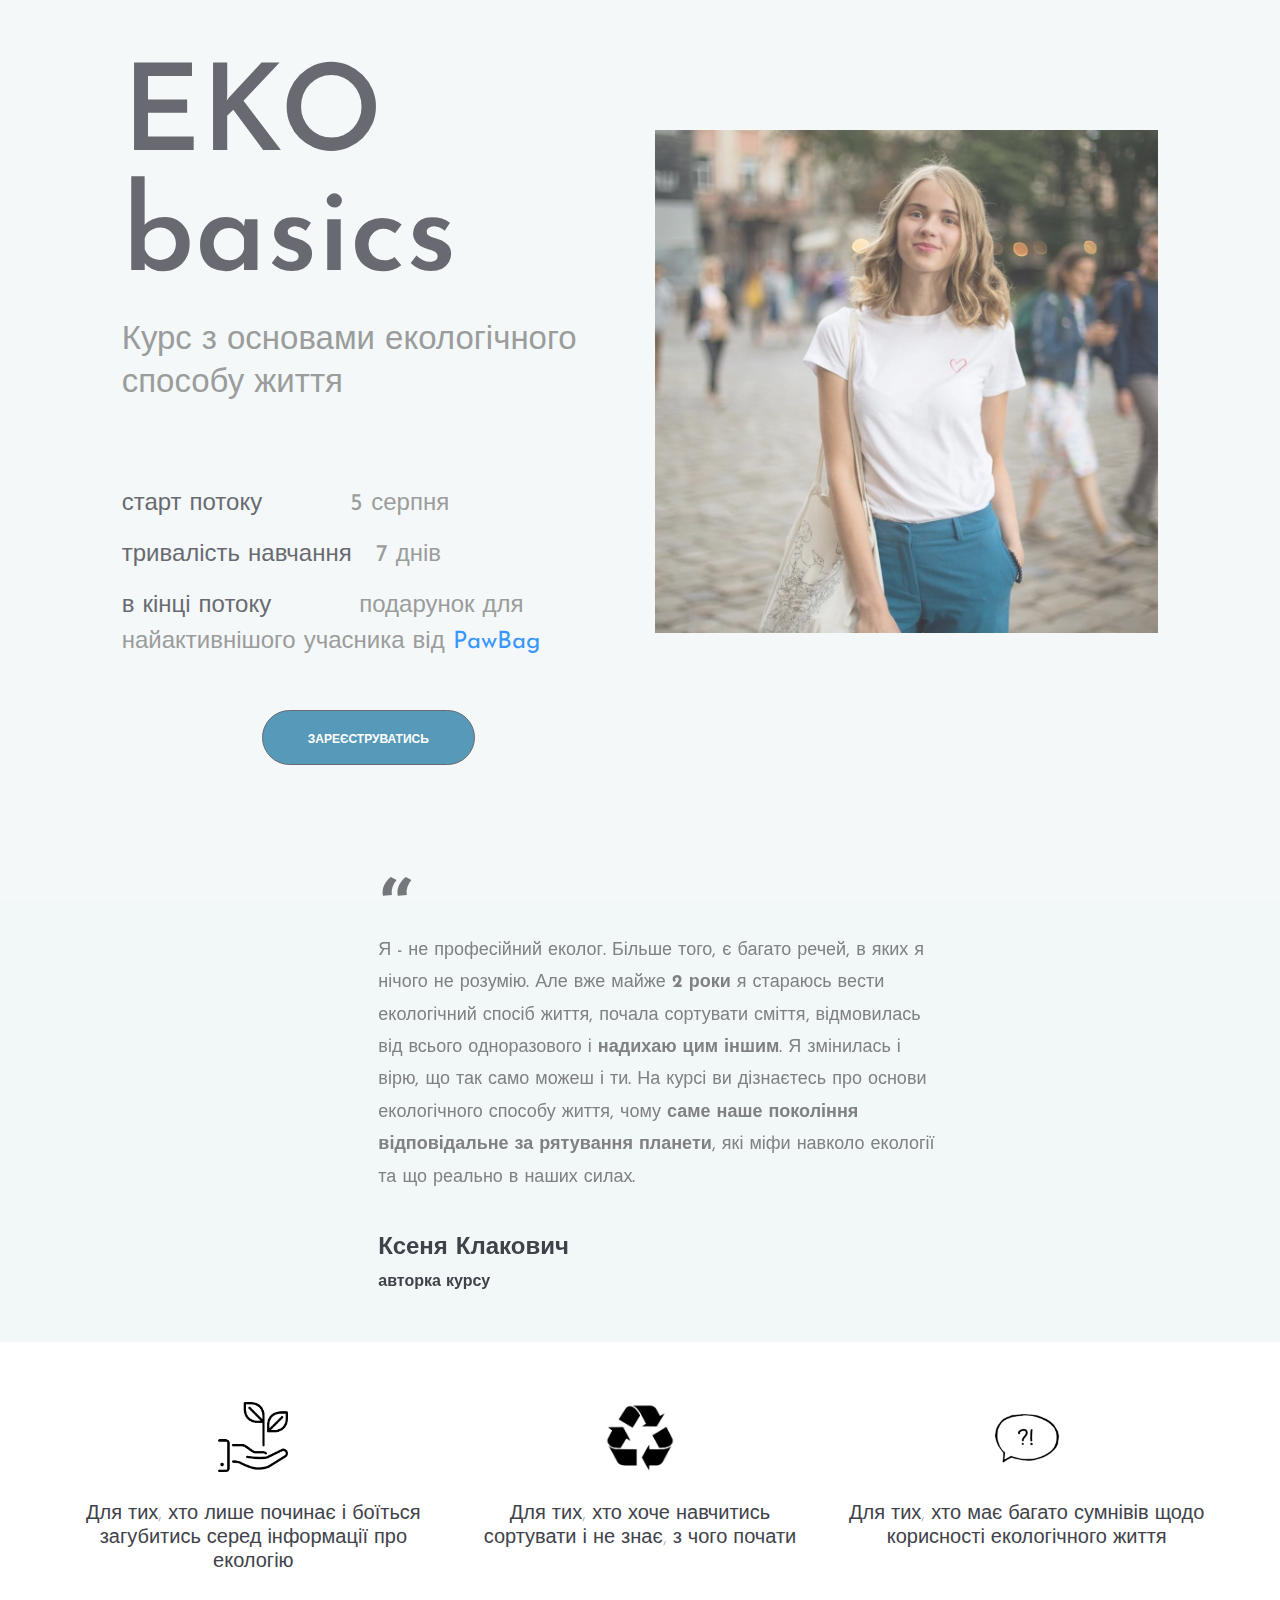
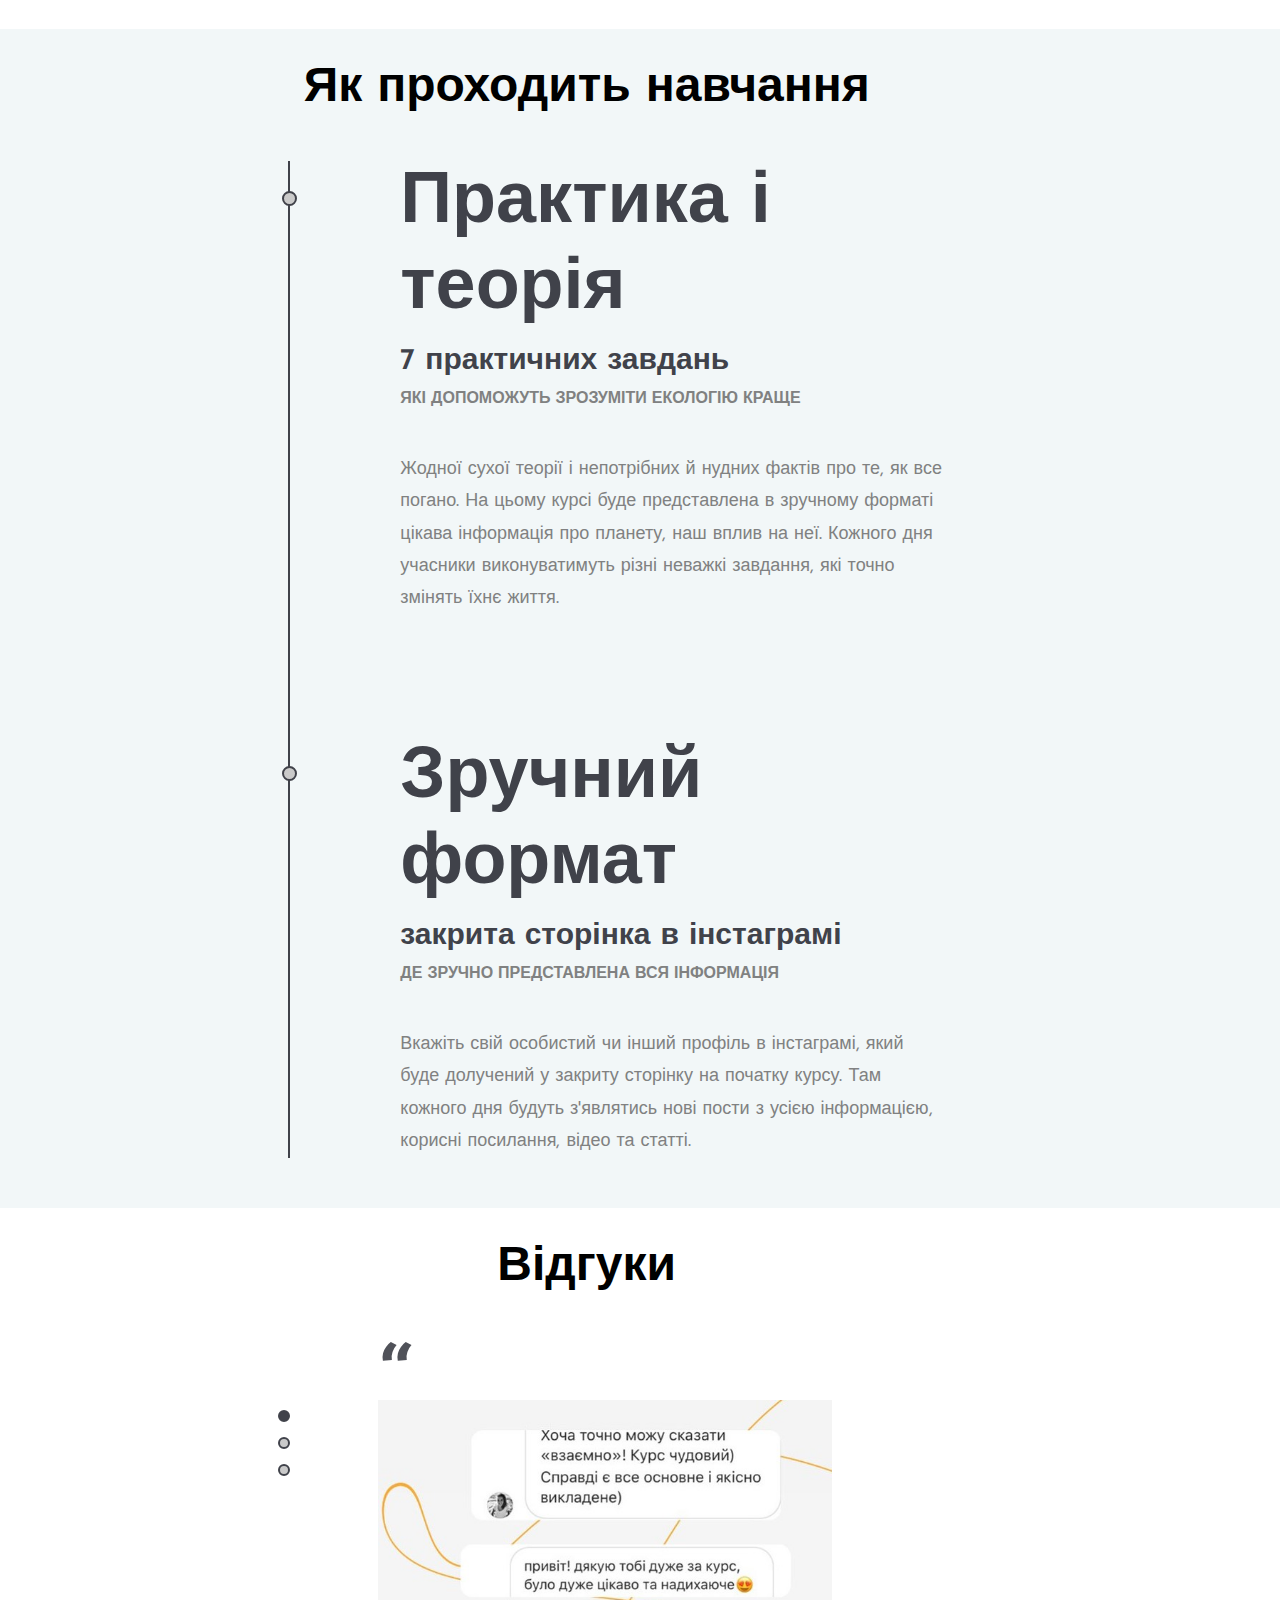
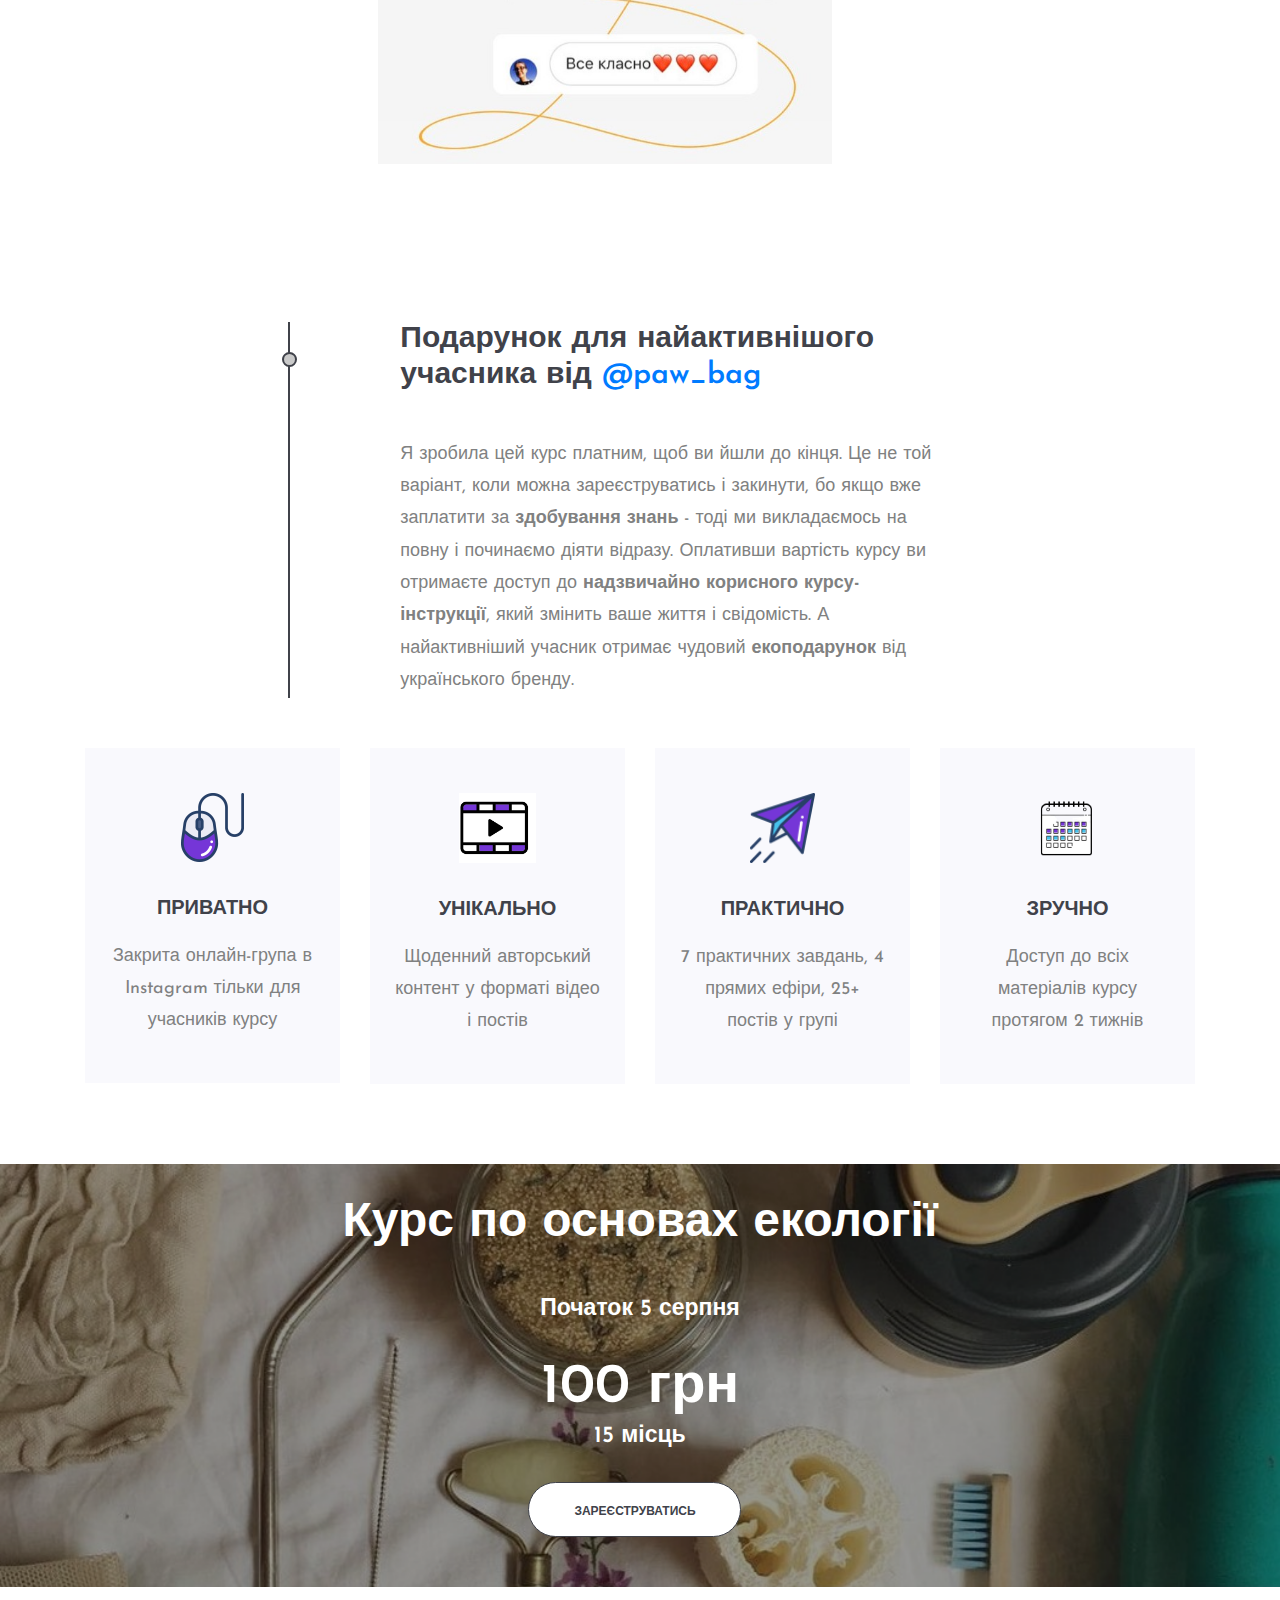
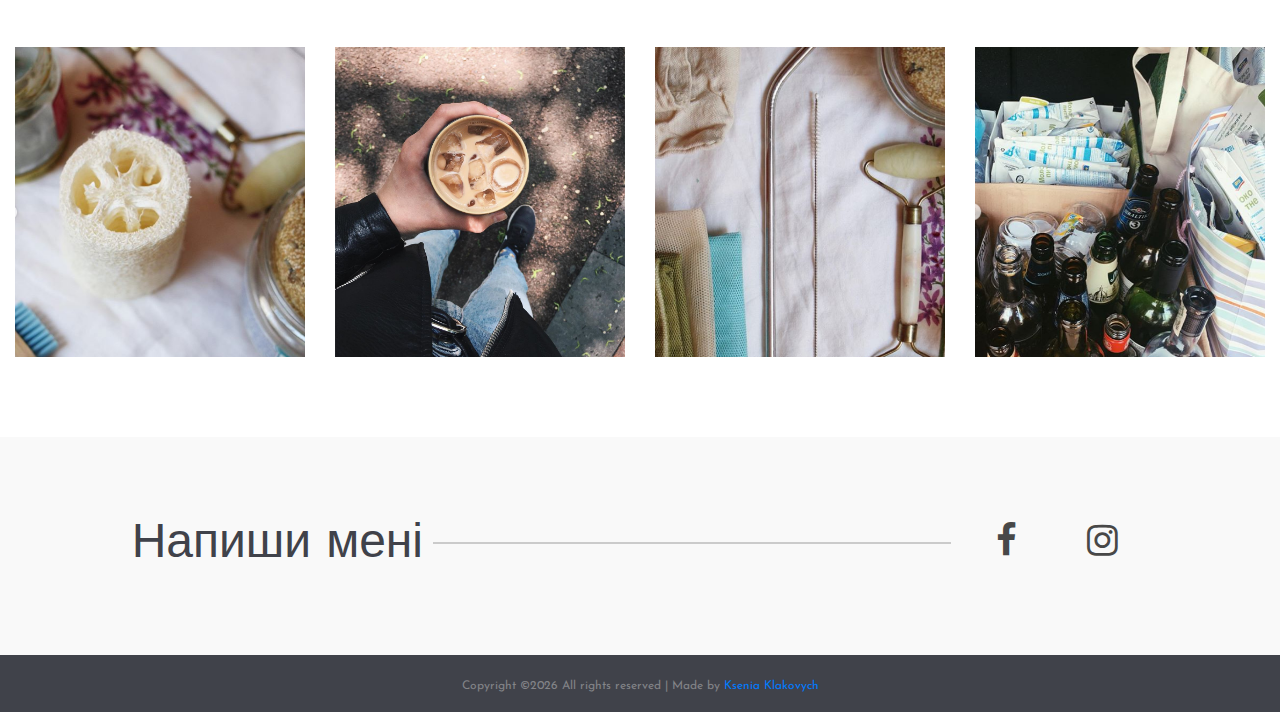
<file: index.html>
<!DOCTYPE html>
<html lang="en">
<head>
	<title>EKO basics - курс про екологію</title>
	<meta charset="UTF-8">
	<meta name="description" content="EKO basics">
	<meta name="keywords" content="EKO basics, EKO, basics, ecology, html">
	<meta name="viewport" content="width=device-width, initial-scale=1.0">
	<link href="img/portfolio/icon.png" rel="shortcut icon"/>
	<link href="https://fonts.googleapis.com/css?family=Josefin+Sans:400,400i,600,600i,700" rel="stylesheet">
	<link rel="stylesheet" href="css/bootstrap.min.css"/>
	<link rel="stylesheet" href="css/font-awesome.min.css"/>
	<link rel="stylesheet" href="css/flaticon.css"/>
	<link rel="stylesheet" href="css/owl.carousel.css"/>
	<link rel="stylesheet" href="css/magnific-popup.css"/>
	<link rel="stylesheet" href="css/style.css"/>

</head>
<body>
	<div id="preloder">
		<div class="loader"></div>
	</div>
	<section class="hero-section spad">
		<div class="container-fluid">
			<div class="row">
				<div class="col-xl-10 offset-xl-1">
					<div class="row">
						<div class="col-lg-6">
							<div class="hero-text">
								<h2>EKO basics</h2>
								<p>Курс з основами екологічного способу життя</p>
							</div>
							<div class="hero-info">
								<ul>
									<li><span>старт потоку&nbsp;&nbsp;&nbsp;&nbsp;&nbsp;&nbsp;&nbsp;&nbsp;&nbsp;&nbsp;</span> 5 серпня</li>
									<li><span>тривалість навчання&nbsp;&nbsp;</span> 7 днів</li>
									<li><span>в кінці потоку &nbsp;&nbsp;&nbsp;&nbsp;&nbsp;&nbsp;&nbsp;&nbsp;&nbsp;&nbsp;</span>подарунок для найактивнішого учасника від <a href="#present">PawBag</a></li>
								</ul>
							</div>
							<div class="hero-button">
								<button class="hero-btn" onclick="location.href='#register'" target="_blank">Зареєструватись</button>
							</div>
						</div>
						<div class="col-lg-6">
							<figure class="hero-image">
								<img src="img/portfolio/1 (3).jpg" alt="5">
							</figure>
						</div>
					</div>
				</div>
			</div>
		</div>
	</section>

	<section class="review-section spad pb-0" style="	background: #f2f7f8">
		<div class="container-fluid">
			<div class="row">
				<div class="col-xl-7 offset-xl-2">
					<div class="review-slider owl-carousel">
						<div class="single-review">
							<div class="qut">“</div>
							<p>Я - не професійний еколог. Більше того, є багато речей, в яких я нічого не розумію. Але вже майже <b>2 роки</b> я стараюсь вести екологічний спосіб життя, почала сортувати сміття, відмовилась від всього одноразового і <b>надихаю цим іншим</b>. Я змінилась і вірю, що так само можеш і ти. На курсі ви дізнаєтесь про основи екологічного способу життя, чому <b>саме наше покоління відповідальне за рятування планети</b>, які міфи навколо екології та що реально в наших силах. </p>
							<h3>Ксеня Клакович</h3>
							<h4>авторка курсу</h4>
						</div>
					</div>
				</div>
			</div>
		</div>
	</section>

	<section class="portfolio-section spad pb-0">
		<div class="container-fluid">
			<div class="portfolio-warp">
				<div class="row">
					<div class="col-xl-4 col-lg-6 col-md-6">
						<div class="portfolio-item">
							<a href="img/portfolio/icon-2.png" class="set-bg port-pic-small" data-setbg="img/portfolio/icon-2.png"></a>
							<h2>Для тих, хто лише починає і боїться загубитись серед інформації про екологію</h2>
						</div>
					</div>
					<div class="col-xl-4 col-lg-6 col-md-6">
						<div class="portfolio-item">
							<a href="img/portfolio/recycle.png" class="set-bg port-pic-small" data-setbg="img/portfolio/recycle.png"></a>
							<h2>Для тих, хто хоче навчитись сортувати і не знає, з чого почати</h2>
						</div>
					</div>
					<div class="col-xl-4 col-lg-6 col-md-6">
						<div class="portfolio-item">
							<a href="img/portfolio/question.png" class="set-bg port-pic-small" data-setbg="img/portfolio/question.png"></a>
							<h2>Для тих, хто має багато сумнівів щодо корисності екологічного життя</h2>
						</div>
					</div>
				</div>
			</div>
		</div>
	</section>

	<section class="resume-section spad">
		<div class="container-fluid">
			<div class="row">
				<div class="col-xl-7 offset-xl-2">
					<div class="section-title">
						<h2>Як проходить навчання</h2>
					</div>
					<ul class="resume-list">
						<li>
							<h2>Практика і теорія</h2>
							<h3>7 практичних завдань</h3>
							<h4>які допоможуть зрозуміти екологію краще</h4>
							<p>Жодної сухої теорії і непотрібних й нудних фактів про те, як все погано. На цьому курсі буде представлена в зручному форматі цікава інформація про планету, наш вплив на неї. Кожного дня учасники виконуватимуть різні неважкі завдання, які точно змінять їхнє життя. </p>
						</li>
						<li>
							<h2>Зручний формат</h2>
							<h3>закрита сторінка в інстаграмі</h3>
							<h4>де зручно представлена вся інформація</h4>
							<p>Вкажіть свій особистий чи інший профіль в інстаграмі, який буде долучений у закриту сторінку на початку курсу. Там кожного дня будуть з'являтись нові пости з усією інформацією, корисні посилання, відео та статті.</p>
						</li>
					</ul>
				</div>
			</div>
		</div>
	</section>


	<section class="review-section spad pb-0">
			<div class="container-fluid">
				<div class="row">
					<div class="col-xl-7 offset-xl-2">
						<div class="section-title">
							<h2 style="color: black">Відгуки</h2>
						</div>
						<div class="review-slider owl-carousel">
							<div class="single-review">
								<div class="qut">“</div>
								<img src="img/reviews/review (1).jpg" class="image-review">
								<!-- <h4>Відгуки учасників попереднього курсу</h4> -->
							</div>
							<div class="single-review">
								<div class="qut">“</div>
								<img src="img/reviews/review (2).jpg" class="image-review">
								<!-- <h4>Коментарі учасників під час курсу</h4> -->
							</div>
							<div class="single-review">
								<div class="qut">“</div>
								<img src="img/reviews/review (3).jpg" class="image-review">
								<!-- <h4>Відгуки учасників попереднього курсу</h4> -->
							</div>
						</div>
					</div>
				</div>
			</div>
		</section>

		<section class="resume-section spad" id="present" style="background:white">
			<div class="container-fluid">
				<div class="row">
					<div class="col-xl-7 offset-xl-2">
						<ul class="resume-list">
							<li>
								<h3>Подарунок для найактивнішого учасника від <a href="https://instagram.com/paw_bag" target="_blank">@paw_bag</a></h3>
								<h4></h4>
								<p>Я зробила цей курс платним, щоб ви йшли до кінця. Це не той варіант, коли можна зареєструватись і закинути, бо якщо вже заплатити за <b>здобування знань</b> - тоді ми викладаємось на повну і починаємо діяти відразу. Оплативши вартість курсу ви отримаєте доступ до <b>надзвичайно корисного курсу-інструкції</b>, який змінить ваше життя і свідомість. А найактивніший учасник отримає чудовий <b>екоподарунок</b> від українського бренду.</p>
							</li>
						</ul>
					</div>
				</div>
			</div>
		</section>

	<!--================ Start Features Area =================-->
	<section class="features_area">
		<div class="container">
			<div class="row feature_inner">
				<div class="col-lg-3 col-md-6">
					<div class="feature_item">
						<img src="img/services/s1.png" alt="">
						<h4>Приватно</h4>
						<p>Закрита онлайн-група в Instagram тільки для учасників курсу</p>
					</div>
				</div>
				<div class="col-lg-3 col-md-6">
					<div class="feature_item">
						<img src="img/services/23.png" alt="" style="height:70px">
						<h4>Унікально</h4>
						<p>Щоденний авторський контент у форматі відео і постів</p>
					</div>
				</div>
				<div class="col-lg-3 col-md-6">
					<div class="feature_item">
						<img src="img/services/s3.png" alt="" style="height:70px">
						<h4>Практично</h4>
						<p>7 практичних завдань, 4 прямих ефіри, 25+ постів у групі</p>
					</div>
				</div>
				<div class="col-lg-3 col-md-6">
					<div class="feature_item">
						<img src="img/services/calendar.png" alt="" style="height:70px">
						<h4>Зручно</h4>
						<p>Доступ до всіх матеріалів курсу протягом 2 тижнів</p>
					</div>
				</div>
			</div>
		</div>
	</section>

	<section class="contact-section spad" id="register">
		<div class="container-fluid">
			<div class="row" style="text-align: center" >
				<div class="col-xl-8 offset-xl-2">
					<div class="section-title white">
						<h2>Курс по основах екології</h2>
						<h1>Початок 5 серпня</h1>
						<h3 style="color:white; font-size:56px">100 грн</h3>
						<h1>15 місць</h1>
						<button class="site-btn" onclick="location.href='register.html'" target="_blank">Зареєструватись</button>
					</div>
				</div>
			</div>
			</div>
	</section>

	<section class="portfolio-section spad pb-0">
		<div class="container-fluid">
			<div class="portfolio-war">
				<div class="row">
					<div class="col-xl-3 col-lg-6 col-md-6">
						<div class="portfolio-item">
							<a href="img/portfolio/1_2.png" class="set-bg port-pic" data-setbg="img/portfolio/1_2.png"></a>
						</div>
					</div>
					<div class="col-xl-3 col-lg-6 col-md-6">
						<div class="portfolio-item">
							<a href="img/portfolio/1_1.jpg" class="set-bg port-pic" data-setbg="img/portfolio/1_1.jpg"></a>
						</div>
					</div>
					<div class="col-xl-3 col-lg-6 col-md-6">
						<div class="portfolio-item">
							<a href="img/portfolio/1_3.png" class="set-bg port-pic" data-setbg="img/portfolio/1_3.png"></a>
						</div>
					</div>
					<div class="col-xl-3 col-lg-6 col-md-6">
						<div class="portfolio-item">
							<a href="img/portfolio/1_4.png" class="set-bg port-pic" data-setbg="img/portfolio/1_4.png"></a>
						</div>
					</div>
				</div>
			</div>
		</div>
	</section>

	<div class="social-section">
		<div class="container-fluid">
			<div class="row">
				<div class="col-xl-10 offset-xl-1">
					<div class="social-link-warp">
							<h2 class="hidden-md hidden-sm">Напиши мені</h2>
						<div class="social-links">
							<a href="https://www.instagram.com/thisisksenyakid/"><i class="fa fa-instagram"></i></a>
							<a href="https://www.facebook.com/profile.php?id=100004662019288"><i class="fa fa-facebook"></i></a>
						</div>
					</div>
				</div>
			</div>
		</div>
	</div>
	<footer class="footer-section">
			<div class="container text-center">
				<div class="copyright">
	Copyright &copy;<script>document.write(new Date().getFullYear());</script> All rights reserved | Made by <a href="https://github.com/ksenyaklakovych">Ksenia Klakovych</a>
	</div>
</div>
		</footer>
	<script src="js/jquery-2.1.4.min.js"></script>
	<script src="js/bootstrap.min.js"></script>
	<script src="js/owl.carousel.min.js"></script>
	<script src="js/magnific-popup.min.js"></script>
	<script src="js/circle-progress.min.js"></script>
	<script src="js/main.js"></script>
</body>
</html>
</file>
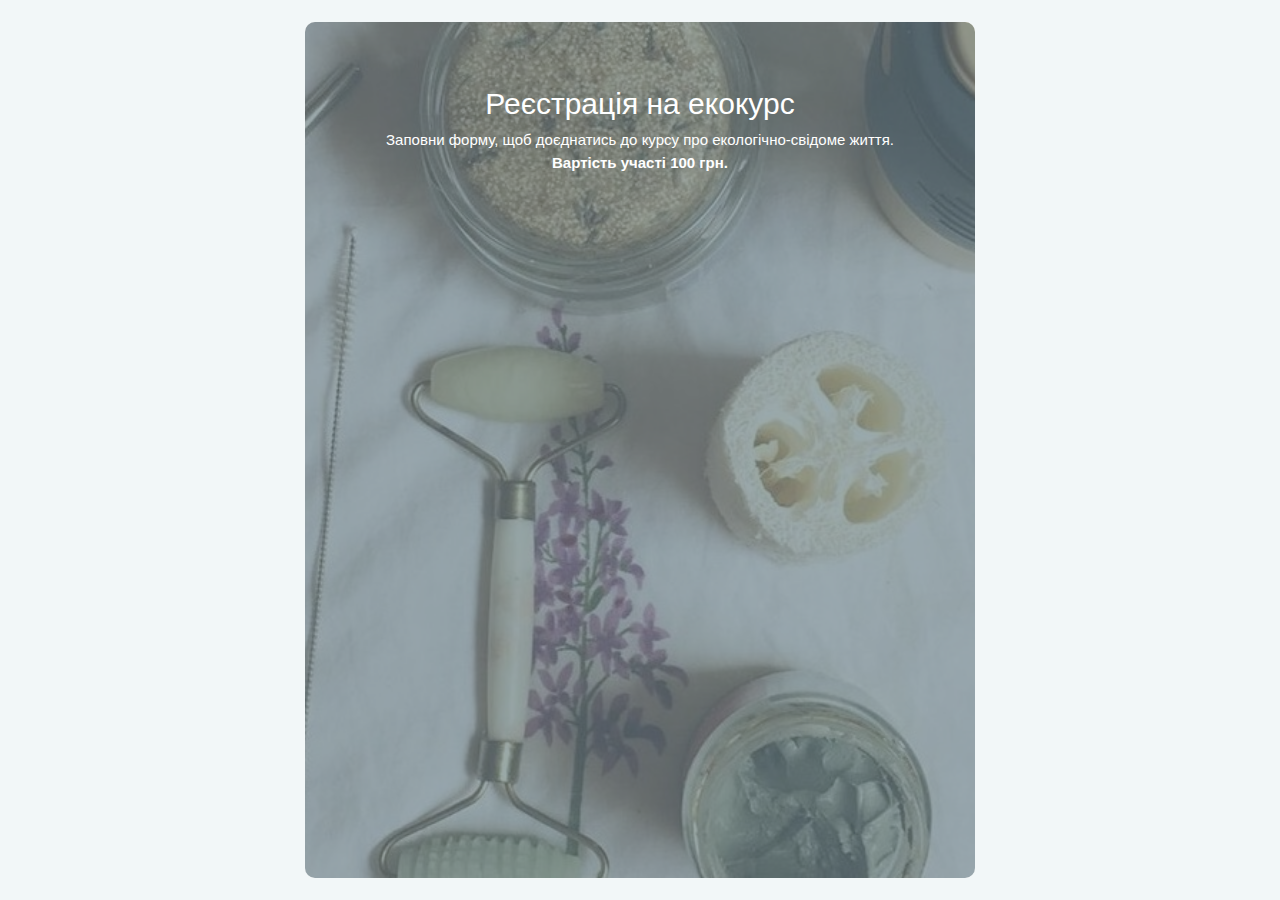
<file: register.html>
<!DOCTYPE html>
<html lang="en">
<head>
	<title>Реєстрація на екокурс</title>
	<meta charset="UTF-8">
	<meta name="viewport" content="width=device-width, initial-scale=1">
	<link href="img/portfolio/icon.png" rel="shortcut icon"/>
	<link rel="stylesheet" type="text/css" href="css/main.css">
</head>
<body>
	<div class="container-contact100">
		<div class="wrap-contact100">
			<div class="contact100-form-title" style="background-image: url(img/portfolio/1_22.png);">
				<span class="contact100-form-title-1">
					Реєстрацiя на екокурс
				</span>
				<span class="contact100-form-title-2" style="margin-bottom:40px;">
					Заповни форму, щоб доєднатись до курсу про екологічно-свідоме життя. <br><b>Вартість участі 100 грн.</b>
				</span>
				<iframe src="https://docs.google.com/forms/d/e/1FAIpQLSeUvt5_72miFmAr-LvqARbV4rKJTEkOYFKoII4bhEeCVmBSqg/viewform?embedded=true" class="iframe" frameborder="0" marginheight="0" marginwidth="0">Завантаження…</iframe>
			</div>
			</form>
		</div>
	</div>
</body>
</html>
</file>
<file: css/flaticon.css>
/*
  	Flaticon icon font: Flaticon
  	Creation date: 11/12/2017 08:10
  	*/

@font-face {
  font-family: "Flaticon";
  src: url("../icon-fonts/Flaticon.eot");
  src: url("../icon-fonts/Flaticon.eot?#iefix") format("embedded-opentype"),
       url("../icon-fonts/Flaticon.woff") format("woff"),
       url(".../icon-fonts/Flaticon.ttf") format("truetype"),
       url("../icon-fonts/Flaticon.svg#Flaticon") format("svg");
  font-weight: normal;
  font-style: normal;
}

@media screen and (-webkit-min-device-pixel-ratio:0) {
  @font-face {
    font-family: "Flaticon";
    src: url("../icon-fonts/Flaticon.svg#Flaticon") format("svg");
  }
}

[class^="flaticon-"]:before, [class*=" flaticon-"]:before,
[class^="flaticon-"]:after, [class*=" flaticon-"]:after {   
  font-family: Flaticon;
  font-style: normal;
}

.flaticon-001-yoga:before { content: "\f100"; }
.flaticon-002-writing:before { content: "\f101"; }
.flaticon-003-weightlifting:before { content: "\f102"; }
.flaticon-004-cinema:before { content: "\f103"; }
.flaticon-005-game-console:before { content: "\f104"; }
.flaticon-006-swimming:before { content: "\f105"; }
.flaticon-007-sports:before { content: "\f106"; }
.flaticon-008-karaoke:before { content: "\f107"; }
.flaticon-009-sewing-2:before { content: "\f108"; }
.flaticon-010-snorkel:before { content: "\f109"; }
.flaticon-011-reading:before { content: "\f10a"; }
.flaticon-012-quilt:before { content: "\f10b"; }
.flaticon-013-chess-1:before { content: "\f10c"; }
.flaticon-014-poker:before { content: "\f10d"; }
.flaticon-015-photo-camera:before { content: "\f10e"; }
.flaticon-016-canvas:before { content: "\f10f"; }
.flaticon-017-model:before { content: "\f110"; }
.flaticon-018-music-player:before { content: "\f111"; }
.flaticon-019-knitting:before { content: "\f112"; }
.flaticon-020-kite:before { content: "\f113"; }
.flaticon-021-necklace:before { content: "\f114"; }
.flaticon-022-hiking:before { content: "\f115"; }
.flaticon-023-toast:before { content: "\f116"; }
.flaticon-024-gardening:before { content: "\f117"; }
.flaticon-025-fishing:before { content: "\f118"; }
.flaticon-026-sewing-1:before { content: "\f119"; }
.flaticon-027-drum-set:before { content: "\f11a"; }
.flaticon-028-sewing:before { content: "\f11b"; }
.flaticon-029-dancing:before { content: "\f11c"; }
.flaticon-030-crossword:before { content: "\f11d"; }
.flaticon-031-crochet:before { content: "\f11e"; }
.flaticon-032-cooking:before { content: "\f11f"; }
.flaticon-033-coin:before { content: "\f120"; }
.flaticon-034-pottery:before { content: "\f121"; }
.flaticon-035-tent:before { content: "\f122"; }
.flaticon-036-chess:before { content: "\f123"; }
</file>
<file: css/style.css>
html,
body {
	height: 100%;
	font-family: 'Josefin Sans', sans-serif;
}

h1,
h2,
h3,
h4,
h5,
h6 {
	color: #40424a;
	margin: 0;
	font-weight: 600;
	font-family: 'Josefin Sans', sans-serif;
}

h2 {
	font-size: 48px;
}

h3 {
	font-size: 30px;
}

p {
	font-size: 18px;
	color: #808181;
	line-height: 1.8;
}

img {
	max-width: 100%;
}

input:focus,
select:focus,
button:focus,
textarea:focus {
	outline: none;
}

a:hover,
a:focus {
	text-decoration: none;
	outline: none;
}

ul,
ol {
	padding: 0;
	margin: 0;
}

/*---------------------
	Helper CSS
-----------------------*/
.spad {
	padding-top: 60px;
	padding-bottom: 50px;
}
.spad .review-section{
	padding-top:0px;
	padding-bottom: 30px;
}
.section-title h2 {
	/* display: inline-block; */
	color: white;
	position: relative;
	margin-bottom: 70px;
	text-align: center;
	padding-bottom: 2px;
	line-height: 0;
}
.section-title h1 {
	/* display: inline-block; */
	color: white;
	position: relative;
	margin-bottom: 30px;
	text-align: center;
	padding-bottom: 2px;
	font-size: 23px;

}

.set-bg {
	background-repeat: no-repeat;
	background-size: cover;
}

/*------------------------
  Common Elements
--------------------------*/

/* Preloder */
#preloder {
	position: fixed;
	width: 100%;
	height: 100%;
	top: 0;
	left: 0;
	z-index: 999999;
	background: #fff;
}

.loader {
	width: 30px;
	height: 30px;
	border: 3px solid #000;
	position: absolute;
	top: 50%;
	left: 50%;
	margin-top: -13px;
	margin-left: -13px;
	border-radius: 60px;
	border-left-color: transparent;
	animation: loader 0.8s linear infinite;
	-webkit-animation: loader 0.8s linear infinite;
}

@keyframes loader {
	0% {
		-webkit-transform: rotate(0deg);
		        transform: rotate(0deg);
	}
	50% {
		-webkit-transform: rotate(180deg);
		        transform: rotate(180deg);
	}
	100% {
		-webkit-transform: rotate(360deg);
		        transform: rotate(360deg);
	}
}

@-webkit-keyframes loader {
	0% {
		-webkit-transform: rotate(0deg);
	}
	50% {
		-webkit-transform: rotate(180deg);
	}
	100% {
		-webkit-transform: rotate(360deg);
	}
}

/* Site Buttons */
.site-btn {
	text-align: center;
	display: inline-block;
	text-transform: uppercase;
	font-size: 12px;
	min-width: 213px;
	min-height: 20px;
	text-align: center;
	padding: 20px 10px 15px;
	position: relative;
	background-color: #fff;
	margin-right: 10px;
	border: 1px solid #40424a;
	color: #40424a;
	font-weight: 700;
	border-radius: 30px;
}

.site-btn:hover {
	color: black;
	opacity:50%;
	cursor: pointer;
}

.circle-progress {
	text-align: center;
	padding-top: 30px;
	display: inline-block;
}

.circle-progress .prog-circle {
	margin-bottom: -155px;
}

.circle-progress canvas {
	-webkit-transform: rotate(90deg);
	-ms-transform: rotate(90deg);
	transform: rotate(90deg);
}

.circle-progress .progress-info {
	background: #f2f7f8;
	width: 127px;
	height: 127px;
	border-radius: 150px;
	margin: 0 auto;
	padding-top: 45px;
}

.circle-progress .progress-info h2 {
	font-size: 36px;
	color: #40424a !important;
}

.circle-progress .prog-title {
	text-align: center;
	margin-top: 55px;
}

.circle-progress .prog-title h3 {
	font-size: 16px;
	text-transform: uppercase;
}

.circle-progress .prog-title p {
	font-size: 15px;
	color: #808181 !important;
}

/* Image Popup */
.img-popup-warp .mfp-content,
.img-popup-warp.mfp-ready.mfp-removing .mfp-content {
	opacity: 0;
	-webkit-transform: scale(0.8);
	-ms-transform: scale(0.8);
	transform: scale(0.8);
	-webkit-transition: all 0.4s;
	-o-transition: all 0.4s;
	transition: all 0.4s;
}

.img-popup-warp.mfp-ready .mfp-content {
	opacity: 1;
	-webkit-transform: scale(1);
	-ms-transform: scale(1);
	transform: scale(1);
}

/* Fact box */
.fact-box {
	height: 375px;
	display: table;
	width: 100%;
	background: #40424a;
}

.fact-box.trans {
	background-color: transparent;
}

.fact-box .fact-content {
	display: table-cell;
	vertical-align: middle;
	text-align: center;
}

.fact-box .fact-content img {
	width: 60px;
	margin-bottom: 30px;
}

.fact-box .fact-content h2 {
	font-size: 36px;
	color: #fff;
}

.fact-box .fact-content p {
	color: #fff;
	margin-bottom: 0;
}

/* Porgess bar */
.single-progress-item {
	margin-bottom: 35px;
	position: relative;
}

.single-progress-item p {
	color: #40424a;
	margin-bottom: 0;
	font-weight: 600;
}

.progress-bar-style {
	display: block;
	height: 2px;
	position: relative;
	width: 100%;
	margin-bottom: 10px;
}

.bar-inner {
	position: absolute;
	height: 100%;
	left: 0;
	top: 0;
	background: #40424a;
}

.bar-inner span {
	position: absolute;
	right: 0;
	bottom: -30px;
	color: #40424a;
	font-weight: 600;
}

/* Progress dots */
.language-progress {
	max-width: 280px;
	list-style: none;
}

.language-progress li {
	font-size: 24px;
	position: relative;
	padding-right: 150px;
	margin-bottom: 30px;
}

.language-progress .lan-prog {
	position: absolute;
	right: 0;
	top: 0;
}

.language-progress .lan-prog span {
	width: 12px;
	height: 12px;
	display: inline-block;
	margin-right: 18px;
	border-radius: 12px;
	background: #40424a;
}

.language-progress .lan-prog span.fade-ele {
	background: #cacaca;
}

/* Icon Box */
.icon-box {
	text-align: center;
	display: inline-block;
	margin-right: 60px;
}

.icon-box:last-child {
	margin-right: 0;
}

.icon-box i {
	font-size: 60px;
}

.icon-box p {
	color: #40424a;
}

.social-links a {
	-webkit-transition: all 0.3s;
	-o-transition: all 0.3s;
	transition: all 0.3s;
}

/*---------------------
	Header section
-----------------------*/
.header-section {
	padding: 50px 40px;
	background: #f2f7f8;
}

.site-logo h2 {
	font-size: 36px;
}

.site-logo h2 a {
	color: #40424a;
}

.site-logo p {
	font-size: 14px;
	line-height: normal;
}

.header-buttons a {
	margin-top: 15px;
}

/*---------------------
	Hero section
-----------------------*/
.hero-section {
	background: #f2f7f8;
}
.hero-section .hero-button{
	margin-top: 50 px;
	text-align: center;
}
 .hero-btn{
	 text-align: center;
	 display: inline-block;
	 text-transform: uppercase;
	 font-size: 12px;
	 min-width: 213px;
	 min-height: 20px;
	 text-align: center;
	 padding: 20px 10px 15px;
	 position: relative;
	 background-color: #2a7da6;
	 margin-right: 10px;
	 margin-top: 50px;
	 border: 1px solid #40424a;
	 color: white;
	 font-weight: 700;
	 border-radius: 30px;
 }

 .hero-btn:hover {
 	color: black;
 	opacity:50%;
 	cursor: pointer;
 }

.hero-text {
	margin-bottom: 80px;
}

.hero-text h2 {
	font-size: 170px;
	line-height: normal;
	margin-bottom: 20px;
}

.hero-text p {
	font-size: 33px;
	line-height: 1.3;
}

.hero-image {
	padding-top: 70px;
}

.hero-info h2 {
	margin-bottom: 30px;
}

.hero-info ul {
	list-style: none;
}

.hero-info ul li {
	font-size: 24px;
	color: #808181;
	margin-bottom: 15px;
}

.hero-info ul li span {
	color: #40424a;
	display: inline-block;
	min-width: 220px;
}

.hero-info ul li:last-child {
	margin-bottom: 0;
}

/*---------------------
	Social section
-----------------------*/
.social-section {
	background: #f9f9f9;
	padding: 80px 0;
}

/* .social-section .social-links {
	display: inline-block;
	background: #f9f9f9;
	position: relative;
	z-index: 5;
} */

.social-section .social-links a {
	color: #484848;
	font-size: 36px;
	margin-right: 40px;
}

.social-section .social-link-warp {
	position: relative;
}

.social-section .social-link-warp h2 {
	display: inline-block;
	float: left;
	font-weight: 400;
	padding-left: 10px;
	background: #f9f9f9;
	position: relative;
	z-index: 5;
}
.social-section .social-link-warp a {
	display: inline-block;
	float: right;
	font-weight: 400;
	padding-left: 30px;
	background: #f9f9f9;
	position: relative;
	z-index: 5;
}

.social-section .social-link-warp::after {
	position: absolute;
	content: '';
	width: 50%;
	height: 2px;
	left: 30%;
	top: 50%;
	margin-top: 25px;
	background: #cbcbcb;
}

/*---------------------
	Resume section
----------------------*/
.features_area {
  padding-bottom: 50px; }

.feature_item {
  padding: 45px 25px;
  text-align: center;
  background: #f9f9fd;
  cursor: pointer;
  margin-bottom: 30px;
  -webkit-transition: all 0.4s ease 0s;
  -moz-transition: all 0.4s ease 0s;
  -o-transition: all 0.4s ease 0s;
  transition: all 0.4s ease 0s; }
  .feature_item img {
    margin-bottom: 35px; }
  .feature_item h4 {
    font-size: 20px;
    margin-bottom: 20px;
    text-transform: uppercase; }
  .feature_item p {
    margin-bottom: 0px; }
  .feature_item:hover {
    box-shadow: 0px 15px 30px rgba(77, 87, 222, 0.3);
    background: #fff; }

.resume-section {
	/* background-image: url(../img/resume-bg.jpg); */
		background: #f2f7f8;
	background-repeat: no-repeat;
	background-size: cover;
}
.resume-section .section-title h2{
	color: black;
}
.resume-list {
	list-style: none;
	margin-left: 60px;
	padding-left: 110px;
	border-left: 2px solid #40424a;
}

.resume-list li {
	margin-bottom: 120px;
	position: relative;
}

.resume-list li:last-child {
	margin-bottom: 0;
}

.resume-list li:after {
	position: absolute;
	content: '';
	width: 15px;
	height: 15px;
	border: 2px solid #40424a;
	border-radius: 50px;
	background: #cacaca;
	top: 30px;
	left: -118px;
}

.resume-list h2 {
	font-size: 72px;
	margin-bottom: 10px;
}

.resume-list h4 {
	font-size: 16px;
	text-transform: uppercase;
	color: #808181;
	margin-top: 10px;
	margin-bottom: 45px;
}

.resume-list p {
	margin-bottom: 0;
}

/*---------------------
	Review section
-----------------------*/
.review-slider {
	padding-left: 150px;
}

.review-slider .owl-dots {
	position: absolute;
	left: 50px;
	top: 70px;
}

.review-slider .owl-dots .owl-dot {
	width: 12px;
	height: 12px;
	border: 2px solid #40424a;
	border-radius: 50px;
	background: #cacaca;
	margin-bottom: 15px;
}

.review-slider .owl-dots .owl-dot.active {
	background: #40424a;
}

.single-review .qut {
	font-size: 120px;
	line-height: 0;
	color: #505259;
	margin-top: 60px;
}

.single-review p {
	margin-bottom: 40px;
}

.single-review h3 {
	font-size: 24px;
	margin-bottom: 10px;
}

.single-review h4 {
	font-size: 16px;
}

.image-review{
	margin-bottom: 40px;
	/* width: 400px; */
	/* height: 320px; */
}
/*---------------------
	Portfolio section
----------------------*/
.portfolio-warp {
	padding: 0 60px;
	text-align: center;

}

.portfolio-item h2 {
	font-size: 20px;
	margin-bottom: 5px;
	font-weight:100;
}

.portfolio-item p {
	font-size: 14px;
	margin-bottom: 0;
}

.portfolio-item .port-pic {
	margin-bottom: 30px;
	display: block;
	height: 480px;
	background: #333;
	background-position: center center;
	background-size: cover;
	overflow: hidden;
	/* position: relative; */
}
.portfolio-item .port-pic-small {
	margin-bottom: 30px;
	display: block;
	height: 200px;
	width: 200px;
	background: #333;
	background-position: center center;
	background-size: cover;
	overflow: hidden;
	position: relative;
}

.portfolio-item .port-pic:after {
	position: absolute;
	content: '';
	left: 0;
	bottom: 0;
	width: 100%;
	height: 0;
	background: #000;
	opacity: 0;
	z-index: 2;
	-webkit-transition: all 0.4s cubic-bezier(0.55, 0.09, 0.68, 0.53) 0s;
	-o-transition: all 0.4s cubic-bezier(0.55, 0.09, 0.68, 0.53) 0s;
	transition: all 0.4s cubic-bezier(0.55, 0.09, 0.68, 0.53) 0s;
}

.portfolio-item:hover .port-pic:after {
	opacity: 0.3;
	height: 100%;
	top: 0;
}

/*---------------------
	Contact section
-----------------------*/
.contact-section{
	background-image:url("../img/portfolio/image.png");
	background-repeat: no-repeat;
	background-size: cover;
}
.contact-form {
	display: block;
	text-align: center;
	width: 100%;
}

.contact-form input {
	background-color: transparent;
	padding-left: 25px;
	height: 60px;
	width: 100%;
	border: none;
	border-bottom: 2px solid #cacaca;
	margin-bottom: 30px;
	font-size: 13px;
}

.contact-form textarea {
	/* height: 200px;
	width: 100%;
	border: none;
	border-bottom: 2px solid #cacaca;
	margin-bottom: 30px;
	font-size: 13px;
	background-color: transparent; */
}

.contact-form ::-webkit-input-placeholder {
	font-style: italic;
}

.contact-form :-ms-input-placeholder {
	font-style: italic;
}

.contact-form ::-ms-input-placeholder {
	font-style: italic;
}

.contact-form ::placeholder {
	font-style: italic;
}

/*---------------------
	Footer section
-----------------------*/
.footer-section {
	background: #40424a;
	padding: 20px 0;
}

.copyright {
	padding-top: 5px;
	font-size: 12px;
	color: #838488;
	line-height: normal;
}


/* ===========================
  Responsive
==============================*/
@media only screen and (max-width: 2600px) {

	.portfolio-item .port-pic-small {
		height: 150px;
		width: 150px;
		display: block;
	 margin-left: auto;
	 margin-right: auto;
	}
}
@media only screen and (max-width: 1730px) {
	.home-two-style .social-section .social-link-warp:after {
		display: none;
	}
	.portfolio-item .port-pic-small {
		height: 70px;
		width: 70px;
		display: block;
	 margin-left: auto;
	 margin-right: auto;
	}
}

@media only screen and (max-width: 1600px) {
	.hero-text h2 {
		font-size: 120px;
	}
}

@media only screen and (max-width: 1450px) {
	.home-five-style .header-section {
		position: relative;
		background: #f2f7f8;
	}
	.home-six-style .header-section {
		position: relative;
		background: #009fff;
	}
}

@media only screen and (max-width: 1366px) and (min-width: 1200px) {
	.home-five-style .header-section {
		position: relative;
		background: #f2f7f8;
	}
	.container-warp {
		min-width: 80%;
		margin-left: 10%;
	}
	.hero-info ul li span {
		min-width: 180px;
	}
	.portfolio-item .port-pic {
		height: 310px;
	}
	.portfolio-item .port-pic-small {
		height: 70px;
		width: 70px;
		display: block;
	 margin-left: auto;
	 margin-right: auto;
	}
	.home-three-style .header-section {
		padding: 50px 30px;
	}
	.home-three-style .main-left-area {
		padding-right: 30px;
		padding-left: 30px;
	}
	.home-three-style .main-right-area {
		padding-left: 100px;
	}
}

/* Medium screen : 992px. */
@media only screen and (min-width: 992px) and (max-width: 1199px) {
	.portfolio-warp {
		padding: 0;
	}
	.home-three-style .header-section {
		padding: 50px 15px;
	}
	.home-three-style .main-left-area {
		padding-right: 15px;
		padding-left: 15px;
	}
	.home-three-style .main-right-area {
		padding-left: 50px;
	}
	.home-three-style .main-right-area {
		padding-left: 100px;
	}
	.portfolio-item .port-pic {
		height: 310px;
	}
	.portfolio-item .port-pic-small {
		height: 70px;
		width: 70px;
		display: block;
	 margin-left: auto;
	 margin-right: auto;
	}
	.portfolio-item {
		margin-bottom: 30px;
	}
}

/* Tablet :768px. */
@media only screen and (min-width: 768px) and (max-width: 991px) {
	.portfolio-warp {
		padding: 0;
	}
	.hidden-md {
		display: none !important;
	}
	.icon-box {
		margin-right: 30px;
	}
	.social-section .social-links {
		display: block;
		float: left;
		text-align: center;
	}
	.social-link-warp:after {
		display: none;
	}
	.portfolio-item {
		margin-bottom: 30px;
	}
	.portfolio-item .port-pic-small {
		height: 30px;
		width: 30px;
		display: block;
	 margin-left: auto;
	 margin-right: auto;
	}
	.home-three-style .header-section {
		position: relative;
		background: #f2f7f8;
	}
	.home-three-style .main-left-area {
		padding-top: 0;
	}
	.home-three-style .main-left-area,
	.home-three-style .header-section,
	.home-three-style .main-right-area,
	.home-four-style .main-left-area,
	.home-four-style .header-section,
	.home-four-style .main-right-area {
		padding-right: 30px;
		padding-left: 30px;
	}
	.home-five-style .header-section,
	.home-six-style .header-section {
		padding: 50px 0;
	}
	.info-section .hero-info ul li span {
		color: #9c9b9b;
	}
	.hero-info ul li {
		margin-bottom: 30px;
	}
	.hero-info ul li span {
		display: block;
	}
}

/* Large Mobile :480px. */
@media only screen and (max-width: 767px) {
	.icon-box {
		margin-right: 30px;
		text-align: left;
	}
	.hero-text h2 {
		font-size: 80px;
	}
	.portfolio-warp {
		padding: 0;
	}
	.hidden-md {
		display: none !important;
	}
	.resume-list {
		margin-left: 0;
		padding-left: 0;
		border-left: none;
	}
	.portfolio-item .port-pic-small {
		height: 120px;
		width: 120px;
		display: block;
	 margin-left: auto;
	 margin-right: auto;
	}

	.review-slider {
		padding-left: 0;
	}
	.review-slider .owl-dots {
		position: relative;
		left: 0;
		top: 70px;
	}
	.review-slider .owl-dots .owl-dot {
		display: inline-block;
		margin-right: 15px;
	}
	.portfolio-item {
		margin-bottom: 30px;
	}
	.fact-box {
		margin-bottom: 30px;
	}
	.header-section {
		padding: 50px 0;
	}
	.social-section .social-links {
		display: block;
		float: left;
		text-align: center;
	}
	.social-link-warp:after {
		display: none;
	}
	.home-three-style .header-section {
		position: relative;
		background: #f2f7f8;
	}
	.home-three-style .main-left-area {
		padding-top: 0;
	}
	.section-title h2{
		font-size: 36px;
	}

	.info-section .hero-info ul li span {
		color: #9c9b9b;
	}
}

/* small Mobile :320px. */
@media only screen and (max-width: 479px) {
	.hero-text h2 {
		font-size: 50px;
	}
	.hero-info ul li {
		font-size: 30px;
	}
	.hero-info ul li span {
		display: block;
	}
	.social-section .social-links a {
		margin-right: 30px;
	}
	.resume-list h2 {
		font-size: 50px;
	}
	.portfolio-item {
		margin-bottom: 30px;
	}
	.section-title h2{
		font-size: 20px;
	}
	.portfolio-item .port-pic-small {
		height: 70px;
		width: 70px;
		display: block;
	 margin-left: auto;
	 margin-right: auto;
	}

}
/* small Mobile :320px. */
@media only screen and (max-width: 320px) {
	.section-title h2{
		font-size: 12px;
	}
	.portfolio-item .port-pic-small {
		height: 70px;
		width: 70px;
		display: block;
	 margin-left: auto;
	 margin-right: auto;
	}
	.hero-info ul li {
		font-size: 30px;
	}
	.social-section .social-links {
		display: block;
		text-align: center;
	}
	.social-link-warp:after {
		display: none;
	}
}
</file>
<file: css/main.css>
html,
body {
	height: 100%;
	font-family: 'Josefin Sans', sans-serif;
  background: #f2f7f8;
}
* {
	margin: 0px;
	padding: 0px;
	box-sizing: border-box;
}

/* body, html {
	height: 100%;
	font-family: Poppins-Regular, sans-serif;
} */

/*---------------------------------------------*/
a {
	font-family: Poppins-Regular;
	font-size: 14px;
	line-height: 1.7;
	color: #666666;
	margin: 0px;
	transition: all 0.4s;
	-webkit-transition: all 0.4s;
  -o-transition: all 0.4s;
  -moz-transition: all 0.4s;
}

a:focus {
	outline: none !important;
}

a:hover {
	text-decoration: none;
}

/*---------------------------------------------*/
h1,h2,h3,h4,h5,h6 {
	margin: 0px;
}

p {
	font-family: Poppins-Regular;
	font-size: 14px;
	line-height: 1.7;
	color: #666666;
	margin: 0px;
}

ul, li {
	margin: 0px;
	list-style-type: none;
}


/*---------------------------------------------*/
input {
	outline: none;
	border: none;
}

input[type="number"] {
    -moz-appearance: textfield;
    appearance: none;
    -webkit-appearance: none;
}

input[type="number"]::-webkit-outer-spin-button,
input[type="number"]::-webkit-inner-spin-button {
    -webkit-appearance: none;
}

textarea {
  outline: none;
  border: none;
}

textarea:focus, input:focus {
  border-color: transparent !important;
}

input:focus::-webkit-input-placeholder { color:transparent; }
input:focus:-moz-placeholder { color:transparent; }
input:focus::-moz-placeholder { color:transparent; }
input:focus:-ms-input-placeholder { color:transparent; }

textarea:focus::-webkit-input-placeholder { color:transparent; }
textarea:focus:-moz-placeholder { color:transparent; }
textarea:focus::-moz-placeholder { color:transparent; }
textarea:focus:-ms-input-placeholder { color:transparent; }

input::-webkit-input-placeholder {color: #999999;}
input:-moz-placeholder {color: #999999;}
input::-moz-placeholder {color: #999999;}
input:-ms-input-placeholder {color: #999999;}

textarea::-webkit-input-placeholder {color: #999999;}
textarea:-moz-placeholder {color: #999999;}
textarea::-moz-placeholder {color: #999999;}
textarea:-ms-input-placeholder {color: #999999;}

/*---------------------------------------------*/
button {
	outline: none !important;
	border: none;
	background: transparent;
}

button:hover {
	cursor: pointer;
}

iframe {
	border: none !important;
  width: inherit;
  height: 600px;
}




/*//////////////////////////////////////////////////////////////////
[ Contact ]*/

.container-contact100 {
  width: 100%;
  min-height: 100vh;
  display: -webkit-box;
  display: -webkit-flex;
  display: -moz-box;
  display: -ms-flexbox;
  display: flex;
  flex-wrap: wrap;
  justify-content: center;
  align-items: center;
  padding: 15px;
  background: transparent;
  position: relative;
  z-index: 1;
}

.contact100-map {
  position: absolute;
  z-index: -2;
  width: 100%;
  height: 100%;
  top: 0;
  left: 0;
}

.wrap-contact100 {
  width: 670px;
  background: #fff;
  border-radius: 10px;
  overflow: hidden;
  position: relative;
}

/*==================================================================
[ Title form ]*/
.contact100-form-title {
  width: 100%;
  position: relative;
  z-index: 1;
  display: -webkit-box;
  display: -webkit-flex;
  display: -moz-box;
  display: -ms-flexbox;
  display: flex;
  flex-wrap: wrap;
  flex-direction: column;
  align-items: center;

  background-repeat: no-repeat;
  background-size: cover;
  background-position: center;

  padding: 64px 15px 64px 15px;
}

.contact100-form-title-1 {
  font-family: 'Josefin Sans', sans-serif;
  font-size: 30px;
  color: #fff;
  line-height: 1.2;
  text-align: center;
  padding-bottom: 7px;
}

.contact100-form-title-2 {
  font-family: 'Josefin Sans', sans-serif;
  font-size: 15px;
  color: #fff;
  line-height: 1.5;
  text-align: center;
}


.contact100-form-title::before {
  content: "";
  display: block;
  position: absolute;
  z-index: -1;
  width: 100%;
  height: 100%;
  top: 0;
  left: 0;
  background-color: rgba(54,84,99,0.5);
}


/*==================================================================
[ Form ]*/

.contact100-form {
  width: 100%;
  display: -webkit-box;
  display: -webkit-flex;
  display: -moz-box;
  display: -ms-flexbox;
  display: flex;
  flex-wrap: wrap;
  justify-content: space-between;
  padding: 43px 88px 57px 190px;
}


/*------------------------------------------------------------------
[ Input ]*/

.wrap-input100 {
  width: 100%;
  position: relative;
  border-bottom: 1px solid #b2b2b2;
  margin-bottom: 26px;
}

.label-input100 {
  font-family: Poppins-Regular;
  font-size: 15px;
  color: #808080;
  line-height: 1.2;
  text-align: right;

  position: absolute;
  top: 14px;
  left: -105px;
  width: 80px;

}

/*---------------------------------------------*/
.input100 {
  font-family: Poppins-Regular;
  font-size: 15px;
  color: #555555;
  line-height: 1.2;

  display: block;
  width: 100%;
  background: transparent;
  padding: 0 5px;
}

.focus-input100 {
  position: absolute;
  display: block;
  width: 100%;
  height: 100%;
  top: 0;
  left: 0;
  pointer-events: none;
}

.focus-input100::before {
  content: "";
  display: block;
  position: absolute;
  bottom: -1px;
  left: 0;
  width: 0;
  height: 1px;

  -webkit-transition: all 0.6s;
  -o-transition: all 0.6s;
  -moz-transition: all 0.6s;
  transition: all 0.6s;

  background: #57b846;
}


/*---------------------------------------------*/
input.input100 {
  height: 45px;
}


textarea.input100 {
  min-height: 115px;
  padding-top: 14px;
  padding-bottom: 13px;
}


.input100:focus + .focus-input100::before {
  width: 100%;
}

.has-val.input100 + .focus-input100::before {
  width: 100%;
}


/*------------------------------------------------------------------
[ Button ]*/
.container-contact100-form-btn {
  width: 100%;
  display: -webkit-box;
  display: -webkit-flex;
  display: -moz-box;
  display: -ms-flexbox;
  display: flex;
  flex-wrap: wrap;
  padding-top: 8px;
}

.contact100-form-btn {
  display: -webkit-box;
  display: -webkit-flex;
  display: -moz-box;
  display: -ms-flexbox;
  display: flex;
  justify-content: center;
  align-items: center;
  padding: 0 20px;
  min-width: 160px;
  height: 50px;
  background-color: #57b846;
  border-radius: 25px;

  font-family: Poppins-Regular;
  font-size: 16px;
  color: #fff;
  line-height: 1.2;

  -webkit-transition: all 0.4s;
  -o-transition: all 0.4s;
  -moz-transition: all 0.4s;
  transition: all 0.4s;
}

.contact100-form-btn i {
  -webkit-transition: all 0.4s;
  -o-transition: all 0.4s;
  -moz-transition: all 0.4s;
  transition: all 0.4s;
}

.contact100-form-btn:hover {
  background-color: #333333;
}

.contact100-form-btn:hover i {
  -webkit-transform: translateX(10px);
  -moz-transform: translateX(10px);
  -ms-transform: translateX(10px);
  -o-transform: translateX(10px);
  transform: translateX(10px);
}


/*------------------------------------------------------------------
[ Responsive ]*/

@media (max-width: 576px) {
  .contact100-form {
    padding: 43px 15px 57px 117px;
  }
}

@media (max-width: 480px) {
  .contact100-form {
    padding: 43px 15px 57px 15px;
  }

  .label-input100 {
    text-align: left;
    position: unset;
    top: unset;
    left: unset;
    width: 100%;
    padding: 0 5px;
  }
}


/*------------------------------------------------------------------
[ Alert validate ]*/

.validate-input {
  position: relative;
}

.alert-validate::before {
  content: attr(data-validate);
  position: absolute;
  max-width: 70%;
  background-color: #fff;
  border: 1px solid #c80000;
  border-radius: 2px;
  padding: 4px 25px 4px 10px;
  top: 50%;
  -webkit-transform: translateY(-50%);
  -moz-transform: translateY(-50%);
  -ms-transform: translateY(-50%);
  -o-transform: translateY(-50%);
  transform: translateY(-50%);
  right: 2px;
  pointer-events: none;

  font-family: Poppins-Medium;
  color: #c80000;
  font-size: 13px;
  line-height: 1.4;
  text-align: left;

  visibility: hidden;
  opacity: 0;

  -webkit-transition: opacity 0.4s;
  -o-transition: opacity 0.4s;
  -moz-transition: opacity 0.4s;
  transition: opacity 0.4s;
}

.alert-validate::after {
  content: "\f06a";
  font-family: FontAwesome;
  display: block;
  position: absolute;
  color: #c80000;
  font-size: 15px;
  top: 50%;
  -webkit-transform: translateY(-50%);
  -moz-transform: translateY(-50%);
  -ms-transform: translateY(-50%);
  -o-transform: translateY(-50%);
  transform: translateY(-50%);
  right: 8px;
}

.alert-validate:hover:before {
  visibility: visible;
  opacity: 1;
}

@media (max-width: 992px) {
  .alert-validate::before {
    visibility: visible;
    opacity: 1;
  }
}
</file>
